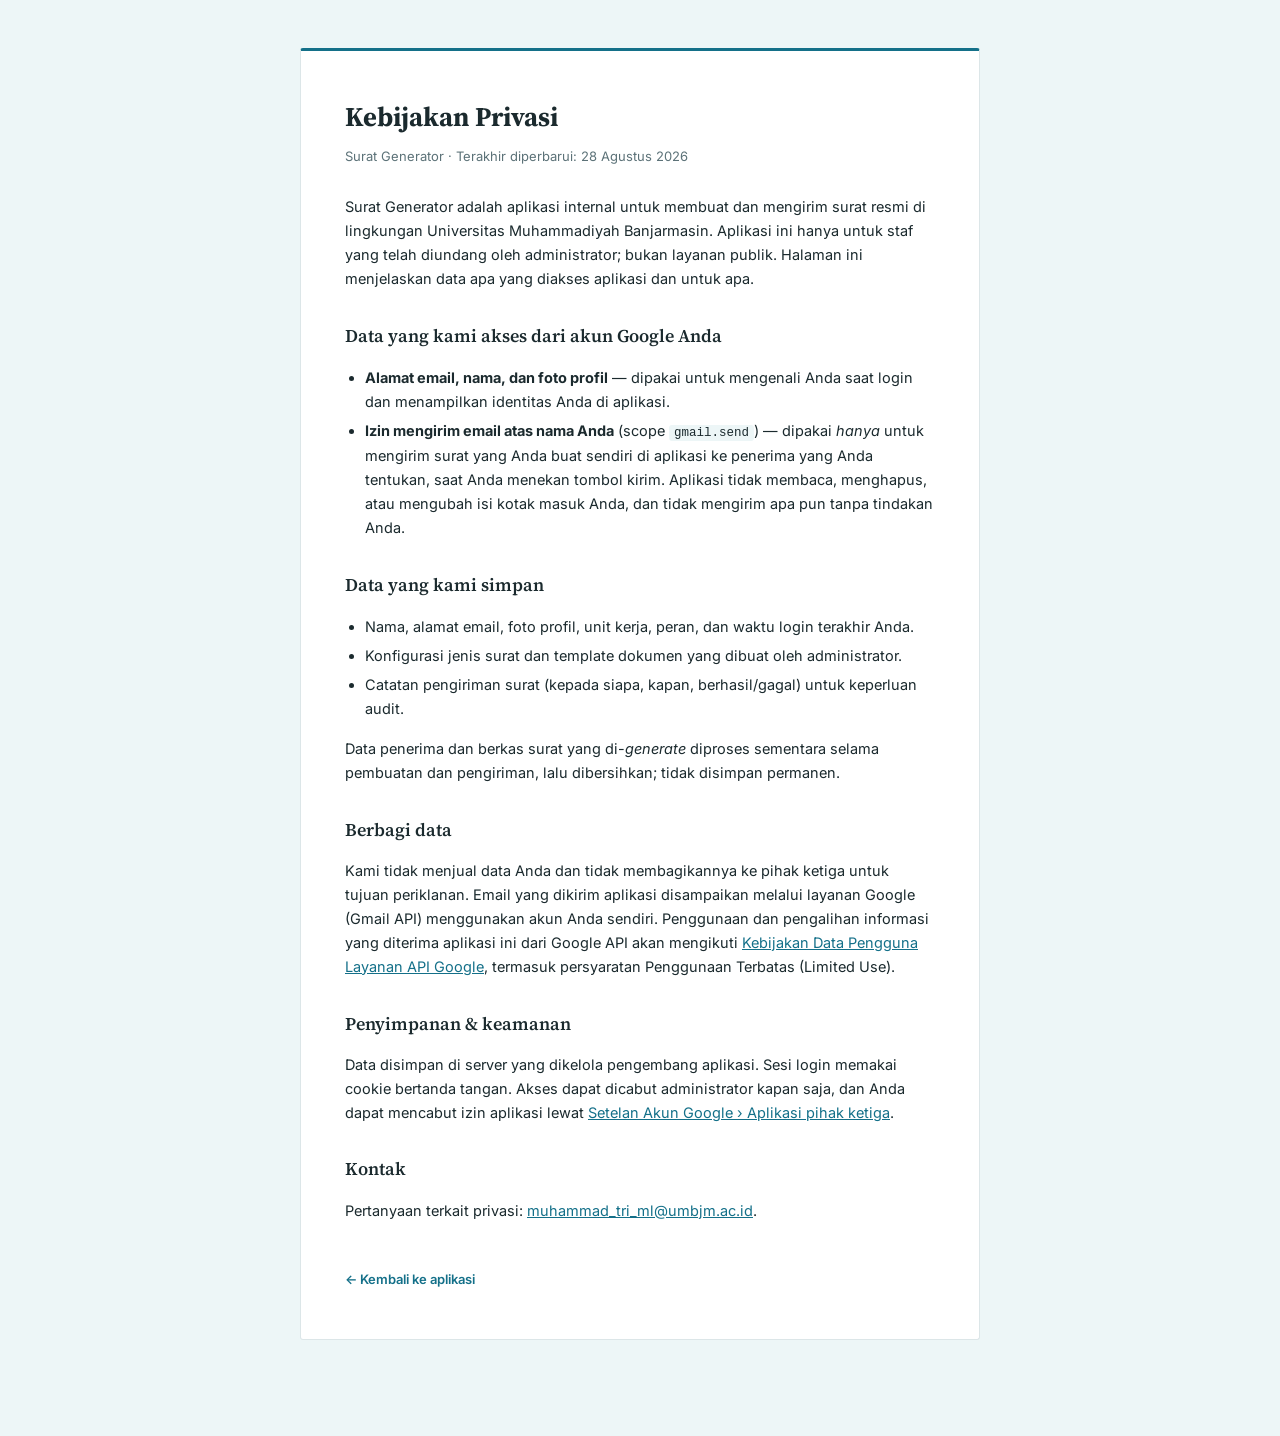
<file: app/static/privacy.html>
<!doctype html>
<html lang="id">
  <head>
    <meta charset="UTF-8" />
    <meta name="viewport" content="width=device-width, initial-scale=1.0" />
    <title>Kebijakan Privasi &mdash; Surat Generator</title>
    <link rel="icon" type="image/svg+xml" href="/static/favicon.svg" />
    <link rel="preconnect" href="https://fonts.googleapis.com" />
    <link
      href="https://fonts.googleapis.com/css2?family=Source+Serif+4:opsz,wght@8..60,600;8..60,700&family=Inter:wght@400;500;600&display=swap"
      rel="stylesheet"
    />
    <style>
      :root {
        --paper: #ffffff;
        --page-bg: #edf6f7;
        --ink: #1b2a2e;
        --ink-soft: #5c7278;
        --teal: #147089;
        --line: #dce6e8;
      }
      @media (prefers-color-scheme: dark) {
        :root {
          --paper: #152326;
          --page-bg: #0f1a1c;
          --ink: #e8f1f2;
          --ink-soft: #a9c0c4;
          --teal: #55b4c8;
          --line: #34535a;
        }
      }
      * { box-sizing: border-box; }
      body {
        margin: 0;
        background: var(--page-bg);
        color: var(--ink);
        font-family: "Inter", system-ui, sans-serif;
        line-height: 1.65;
        -webkit-font-smoothing: antialiased;
        padding: 48px 20px 96px;
      }
      main {
        max-width: 680px;
        margin: 0 auto;
        background: var(--paper);
        border: 1px solid var(--line);
        border-top: 3px solid var(--teal);
        border-radius: 3px;
        padding: 44px 44px 48px;
      }
      h1 {
        font-family: "Source Serif 4", Georgia, serif;
        font-weight: 700;
        font-size: 27px;
        margin: 0 0 6px;
      }
      .updated {
        color: var(--ink-soft);
        font-size: 13px;
        margin: 0 0 28px;
      }
      h2 {
        font-family: "Source Serif 4", Georgia, serif;
        font-weight: 600;
        font-size: 18px;
        margin: 30px 0 8px;
      }
      p, li { font-size: 14.5px; }
      ul { padding-left: 20px; }
      li { margin: 5px 0; }
      a { color: var(--teal); }
      code {
        font-family: ui-monospace, "SF Mono", Menlo, monospace;
        font-size: 12.5px;
        background: var(--page-bg);
        padding: 1px 5px;
        border-radius: 3px;
      }
      .back {
        display: inline-block;
        margin-top: 32px;
        font-size: 13px;
        font-weight: 600;
        color: var(--teal);
        text-decoration: none;
      }
    </style>
  </head>
  <body>
    <main>
      <h1>Kebijakan Privasi</h1>
      <p class="updated">Surat Generator &middot; Terakhir diperbarui: 28 Agustus 2026</p>

      <p>
        Surat Generator adalah aplikasi internal untuk membuat dan mengirim surat
        resmi di lingkungan Universitas Muhammadiyah Banjarmasin. Aplikasi ini
        hanya untuk staf yang telah diundang oleh administrator; bukan layanan
        publik. Halaman ini menjelaskan data apa yang diakses aplikasi dan untuk
        apa.
      </p>

      <h2>Data yang kami akses dari akun Google Anda</h2>
      <ul>
        <li>
          <strong>Alamat email, nama, dan foto profil</strong> &mdash; dipakai
          untuk mengenali Anda saat login dan menampilkan identitas Anda di
          aplikasi.
        </li>
        <li>
          <strong>Izin mengirim email atas nama Anda</strong> (scope
          <code>gmail.send</code>) &mdash; dipakai <em>hanya</em> untuk mengirim
          surat yang Anda buat sendiri di aplikasi ke penerima yang Anda
          tentukan, saat Anda menekan tombol kirim. Aplikasi tidak membaca,
          menghapus, atau mengubah isi kotak masuk Anda, dan tidak mengirim
          apa pun tanpa tindakan Anda.
        </li>
      </ul>

      <h2>Data yang kami simpan</h2>
      <ul>
        <li>Nama, alamat email, foto profil, unit kerja, peran, dan waktu login terakhir Anda.</li>
        <li>
          Konfigurasi jenis surat dan template dokumen yang dibuat oleh
          administrator.
        </li>
        <li>
          Catatan pengiriman surat (kepada siapa, kapan, berhasil/gagal) untuk
          keperluan audit.
        </li>
      </ul>
      <p>
        Data penerima dan berkas surat yang di-<em>generate</em> diproses
        sementara selama pembuatan dan pengiriman, lalu dibersihkan; tidak
        disimpan permanen.
      </p>

      <h2>Berbagi data</h2>
      <p>
        Kami tidak menjual data Anda dan tidak membagikannya ke pihak ketiga
        untuk tujuan periklanan. Email yang dikirim aplikasi disampaikan melalui
        layanan Google (Gmail API) menggunakan akun Anda sendiri. Penggunaan dan
        pengalihan informasi yang diterima aplikasi ini dari Google API akan
        mengikuti
        <a
          href="https://developers.google.com/terms/api-services-user-data-policy"
          target="_blank"
          rel="noopener"
          >Kebijakan Data Pengguna Layanan API Google</a
        >, termasuk persyaratan Penggunaan Terbatas (Limited Use).
      </p>

      <h2>Penyimpanan &amp; keamanan</h2>
      <p>
        Data disimpan di server yang dikelola pengembang aplikasi. Sesi login
        memakai cookie bertanda tangan. Akses dapat dicabut administrator kapan
        saja, dan Anda dapat mencabut izin aplikasi lewat
        <a href="https://myaccount.google.com/permissions" target="_blank" rel="noopener"
          >Setelan Akun Google &rsaquo; Aplikasi pihak ketiga</a
        >.
      </p>

      <h2>Kontak</h2>
      <p>
        Pertanyaan terkait privasi:
        <a href="mailto:muhammad_tri_ml@umbjm.ac.id">muhammad_tri_ml@umbjm.ac.id</a>.
      </p>

      <a class="back" href="/">&larr; Kembali ke aplikasi</a>
    </main>
  </body>
</html>
</file>
